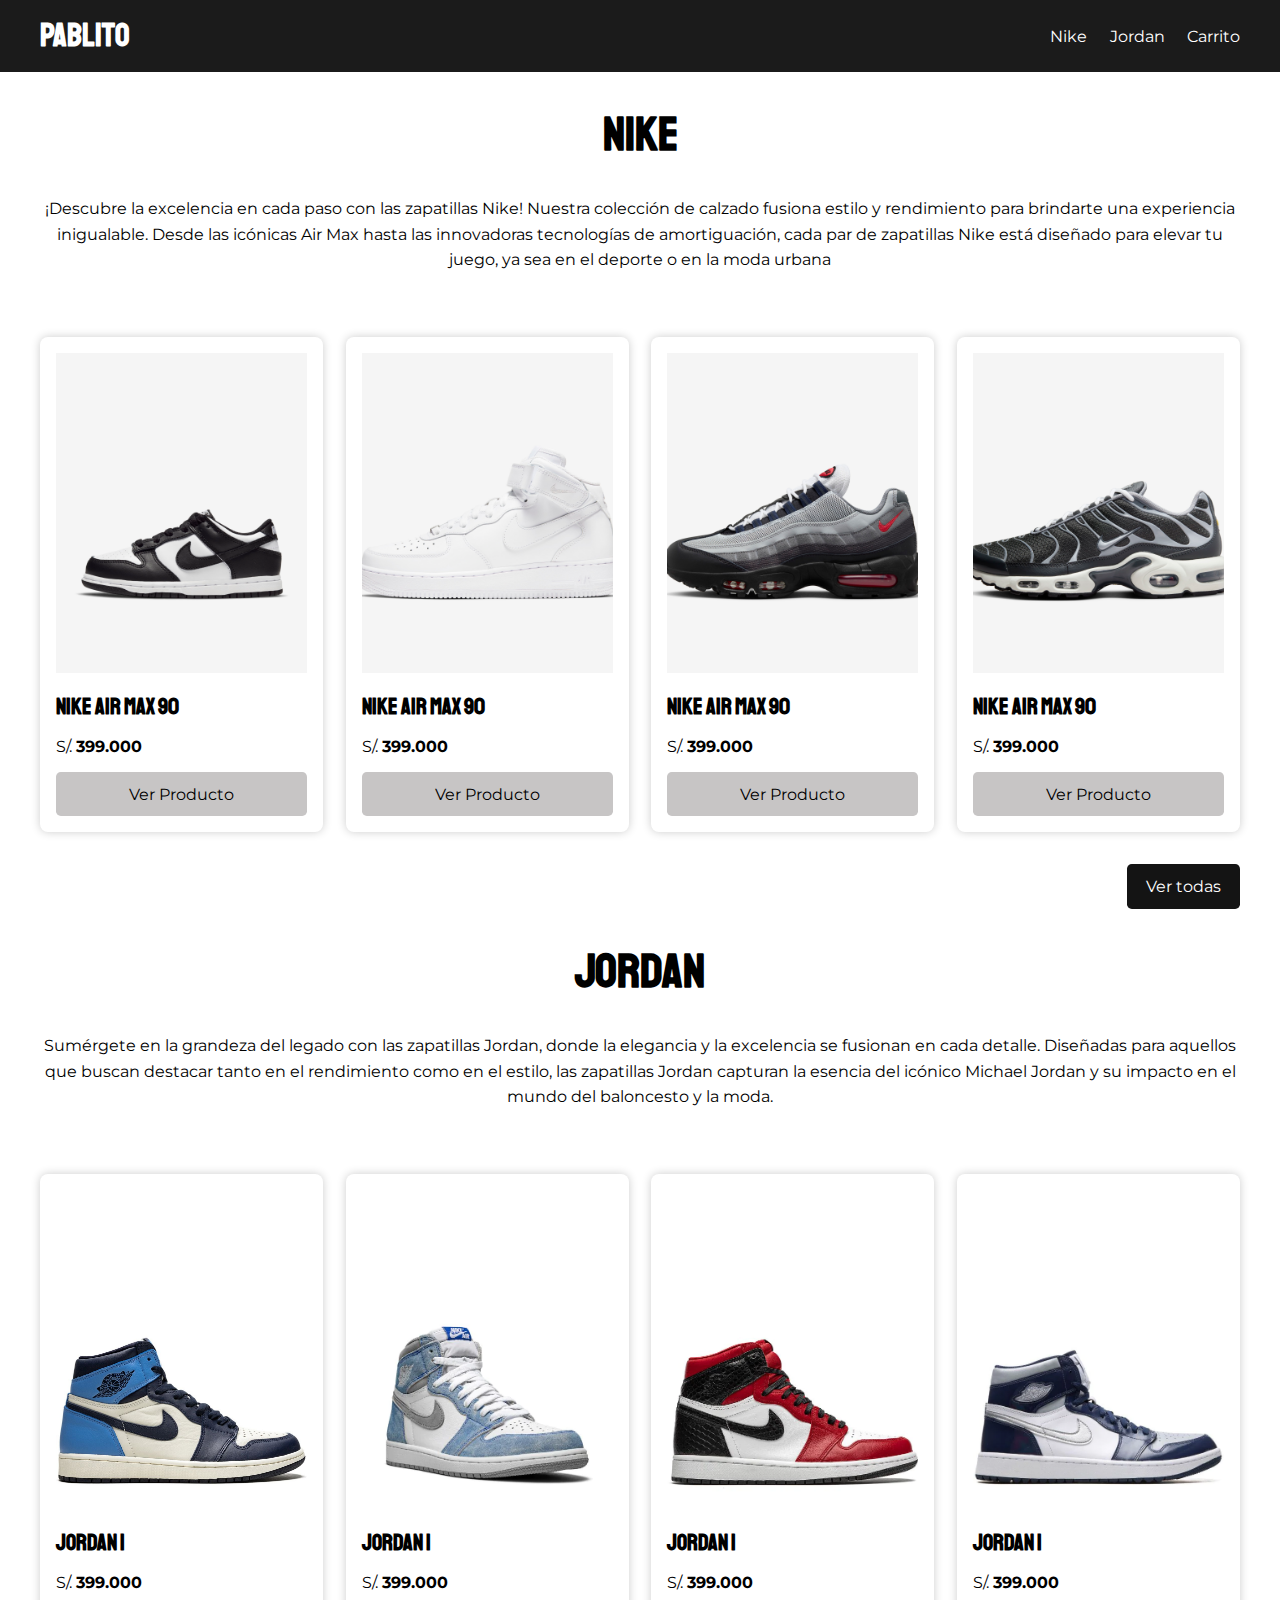
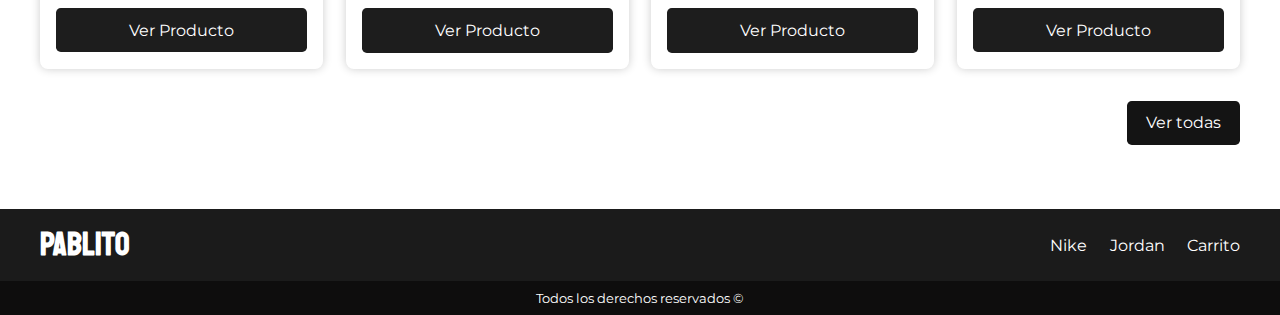
<file: index.html>
<!DOCTYPE html>
<html lang="es">
  <head>
    <meta charset="UTF-8" />
    <meta name="viewport" content="width=device-width, initial-scale=1.0" />
    <title>Tienda Nick</title>
    <link rel="stylesheet" href="css/styles.css" />
  </head>
  <body>
    <!-- Header -->
    <header class="header">
      <div class="barra">
        <div class="navegacion contenedor">
         <a href="/index.html" class="link-logo"> <h1 class="logo">pablito</h1></a>
          <nav class="enlaces">
            <ul>
              <li><a href="nike.html">Nike</a></li>
              <li><a href="jordan.html">Jordan</a></li>
              <li><a href="carrito.html">Carrito</a></li>
            </ul>
          </nav>
        </div>
      </div>
    </header>

    <!-- Main -->
    <seccion class="nike">
      <h1 class="titulo-nike">NIKE</h1>
      <p class="contenedor nike-parrafo">
        ¡Descubre la excelencia en cada paso con las zapatillas Nike! Nuestra colección de calzado fusiona estilo y rendimiento para brindarte una experiencia inigualable. Desde las icónicas Air Max hasta las innovadoras tecnologías de amortiguación, cada par de zapatillas Nike está diseñado para elevar tu juego, ya sea en el deporte o en la moda urbana</p>
      <div class="nike-cards contenedor">
        <div class="nike-card">
          <img src="img/NIKE/nike1.jpeg" alt="nike1" />
          <div class="nike-card-info">
            <h4 class="nike-card-title">Nike Air Max 90</h4>
            <p class="nike-card-text">
              S/. <span>399.000</span>
            </p>
            <a href="VerProducto.html" class="nike-card-btn">Ver Producto</a>
          </div>
        </div>

        <div class="nike-card">
          <img src="img/NIKE/nike2.jpeg" alt="nike2" />
          <div class="nike-card-info">
            <h4 class="nike-card-title">Nike Air Max 90</h4>
            <p class="nike-card-text">
              S/. <span>399.000</span>
            </p>
            <a href="VerProducto.html" class="nike-card-btn">Ver Producto</a>
          </div>
        </div>

        <div class="nike-card">
          <img src="img/NIKE/nike3.jpeg" alt="nike3" />
          <div class="nike-card-info">
            <h4 class="nike-card-title">Nike Air Max 90</h4>
            <p class="nike-card-text">
              S/. <span>399.000</span>
            </p>
            <a href="VerProducto.html" class="nike-card-btn">Ver Producto</a>
          </div>
        </div>

        <div class="nike-card">
          <img src="img/NIKE/nike4.jpeg" alt="nike4" />
          <div class="nike-card-info">
            <h4 class="nike-card-title">Nike Air Max 90</h4>
            <p class="nike-card-text">
              S/. <span>399.000</span>
            </p>
            <a href="VerProducto.html" class="nike-card-btn">Ver Producto</a>
          </div>
        </div>
        
      </div>
      <div class="nike-todas contenedor">
        <a href="nike.html" class="nike-todas-btn">Ver todas</a>
      </div>
    </seccion>

    <seccion class="jordan">
      <h1 class="titulo-jordan">JORDAN</h1>
      <p class="contenedor jordan-parrafo">Sumérgete en la grandeza del legado con las zapatillas Jordan, donde la elegancia y la excelencia se fusionan en cada detalle. Diseñadas para aquellos que buscan destacar tanto en el rendimiento como en el estilo, las zapatillas Jordan capturan la esencia del icónico Michael Jordan y su impacto en el mundo del baloncesto y la moda.</p>
      <div class="jordan-cards contenedor">
        <div class="jordan-card">
          <img src="img/JORDAN/jordan1.webp" alt="jordan1" />
          <div class="jordan-card-info">
            <h4 class="jordan-card-title">Jordan 1</h4>
            <p class="jordan-card-text">
              S/. <span>399.000</span>
            </p>
            <a href="VerProducto.html" class="jordan-card-btn">Ver Producto</a>
          </div>
        </div>

        <div class="jordan-card">
          <img src="img/JORDAN/jordan2.webp" alt="jordan2" />
          <div class="jordan-card-info">
            <h4 class="jordan-card-title">Jordan 1</h4>
            <p class="jordan-card-text">
              S/. <span>399.000</span>
            </p>
            <a href="VerProducto.html" class="jordan-card-btn">Ver Producto</a>
          </div>
        </div>

        <div class="jordan-card">
          <img src="img/JORDAN/jordan3.webp" alt="jordan2" />
          <div class="jordan-card-info">
            <h4 class="jordan-card-title">Jordan 1</h4>
            <p class="jordan-card-text">
              S/. <span>399.000</span>
            </p>
            <a href="VerProducto.html" class="jordan-card-btn">Ver Producto</a>
          </div>
        </div>

        <div class="jordan-card">
          <img src="img/JORDAN/jordan4.webp" alt="jordan2" />
          <div class="jordan-card-info">
            <h4 class="jordan-card-title">Jordan 1</h4>
            <p class="jordan-card-text">
              S/. <span>399.000</span>
            </p>
            <a href="VerProducto.html" class="jordan-card-btn">Ver Producto</a>
          </div>
        </div>
        
      </div>
      <div class="jordan-todas contenedor">
        <a href="jordan.html" class="jordan-todas-btn">Ver todas</a>
      </div>
    </seccion>

    <!--Footer-->
    <footer class="footer">
      <div class="barra">
        <div class="contenedor contenido-footer">
          <a href="/index.html" class="link-logo"> <h1 class="logo">pablito</h1></a>
          <nav class="links">
            <ul>
              <li><a href="nike.html">Nike</a></li>
              <li><a href="jordan.html">Jordan</a></li>
              <li><a href="carrito.html">Carrito</a></li>
            </ul>
          </nav>
        </div>

        <!-- copyright -->
        <p class="copy">Todos los derechos reservados &copy;</p>
      </div>
    </footer>
  </body>
</html>
</file>
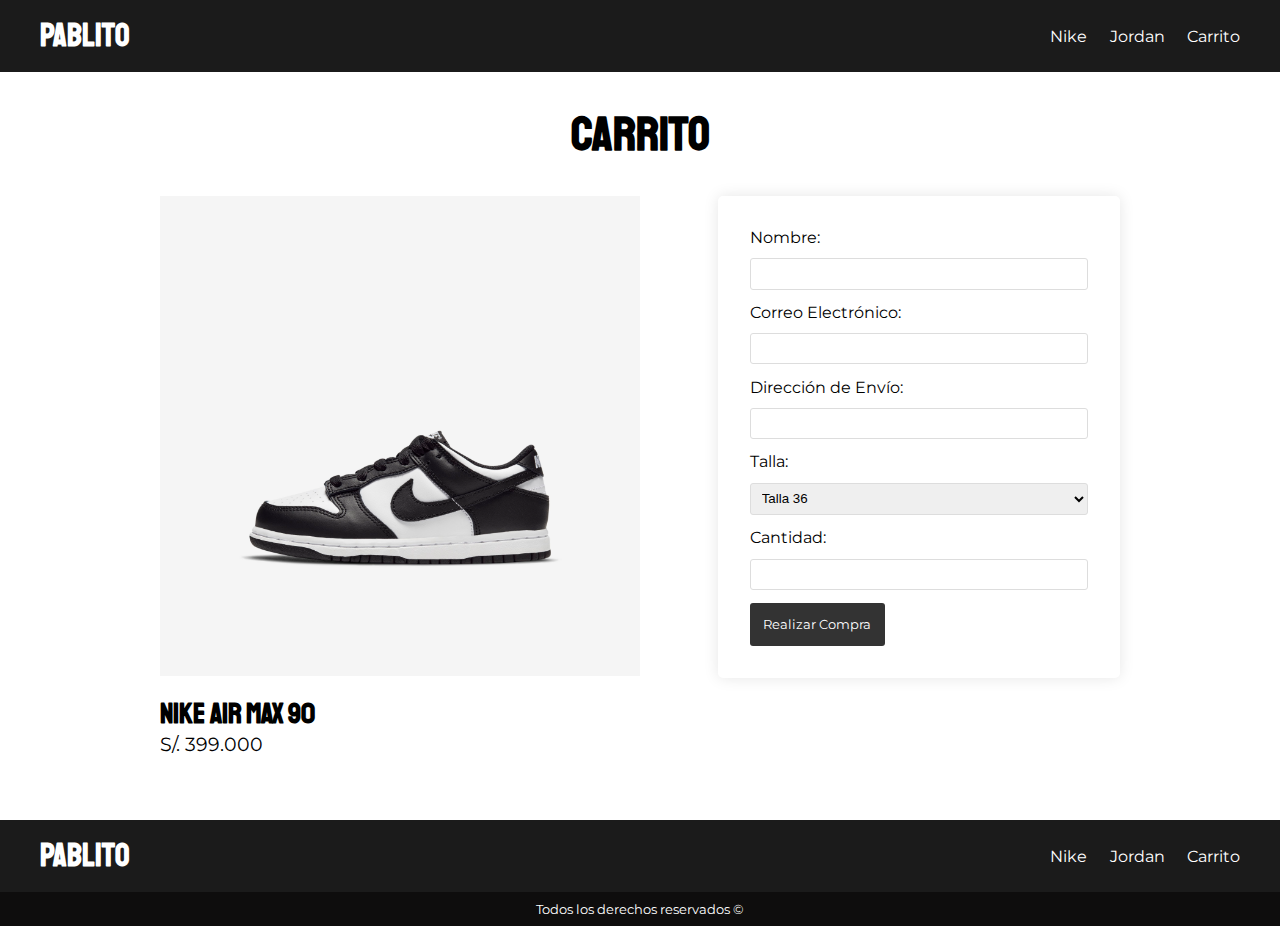
<file: carrito.html>
<!DOCTYPE html>
<html lang="es">
  <head>
    <meta charset="UTF-8" />
    <meta name="viewport" content="width=device-width, initial-scale=1.0" />
    <title>Carrito</title>
    <link rel="stylesheet" href="css/styles.css" />
  </head>
  <body>
    <!-- Header -->
    <header class="header">
      <div class="barra">
        <div class="navegacion contenedor">
          <a href="/index.html" class="link-logo">
            <h1 class="logo">pablito</h1></a
          >
          <nav class="enlaces">
            <ul>
              <li><a href="nike.html">Nike</a></li>
              <li><a href="jordan.html">Jordan</a></li>
              <li><a href="carrito.html">Carrito</a></li>
            </ul>
          </nav>
        </div>
      </div>
    </header>

    <!-- carrito -->
    <main>
      <h1 class="titulo-nike">Carrito</h1>
      <div class="carrito-contenedor contenedor">
        <div class="carrito-card">
          <img src="img/NIKE/nike1.jpeg" alt="nike1" />
          <div class="carrito-card-info">
            <h4 class="carrito-card-title">Nike Air Max 90</h4>
            <p class="carrito-card-text">S/. <span>399.000</span></p>
          </div>
        </div>
        <form>
          <label for="nombre">Nombre:</label>
          <input type="text" id="nombre" name="nombre" required />

          <label for="email">Correo Electrónico:</label>
          <input type="email" id="email" name="email" required />

          <label for="direccion">Dirección de Envío:</label>
          <input type="text" id="direccion" name="direccion" required />

          <label for="producto">Talla:</label>
          <select id="producto" name="producto" required>
            <option value="producto1">Talla 36</option>
            <option value="producto2">Talla 20</option>
            <option value="producto2">Talla 35</option>
          </select>

          <label for="cantidad">Cantidad:</label>
          <input type="number" id="cantidad" name="cantidad" min="1" required />

          <button type="submit">Realizar Compra</button>
        </form>
      </div>
    </main>

    <!--Footer-->
    <footer class="footer">
      <div class="barra">
        <div class="contenedor contenido-footer">
          <a href="/index.html" class="link-logo">
            <h1 class="logo">pablito</h1></a
          >
          <nav class="links">
            <ul>
              <li><a href="nike.html">Nike</a></li>
              <li><a href="jordan.html">Jordan</a></li>
              <li><a href="carrito.html">Carrito</a></li>
            </ul>
          </nav>
        </div>

        <!-- copyright -->
        <p class="copy">Todos los derechos reservados &copy;</p>
      </div>
    </footer>
  </body>
</html>
</file>
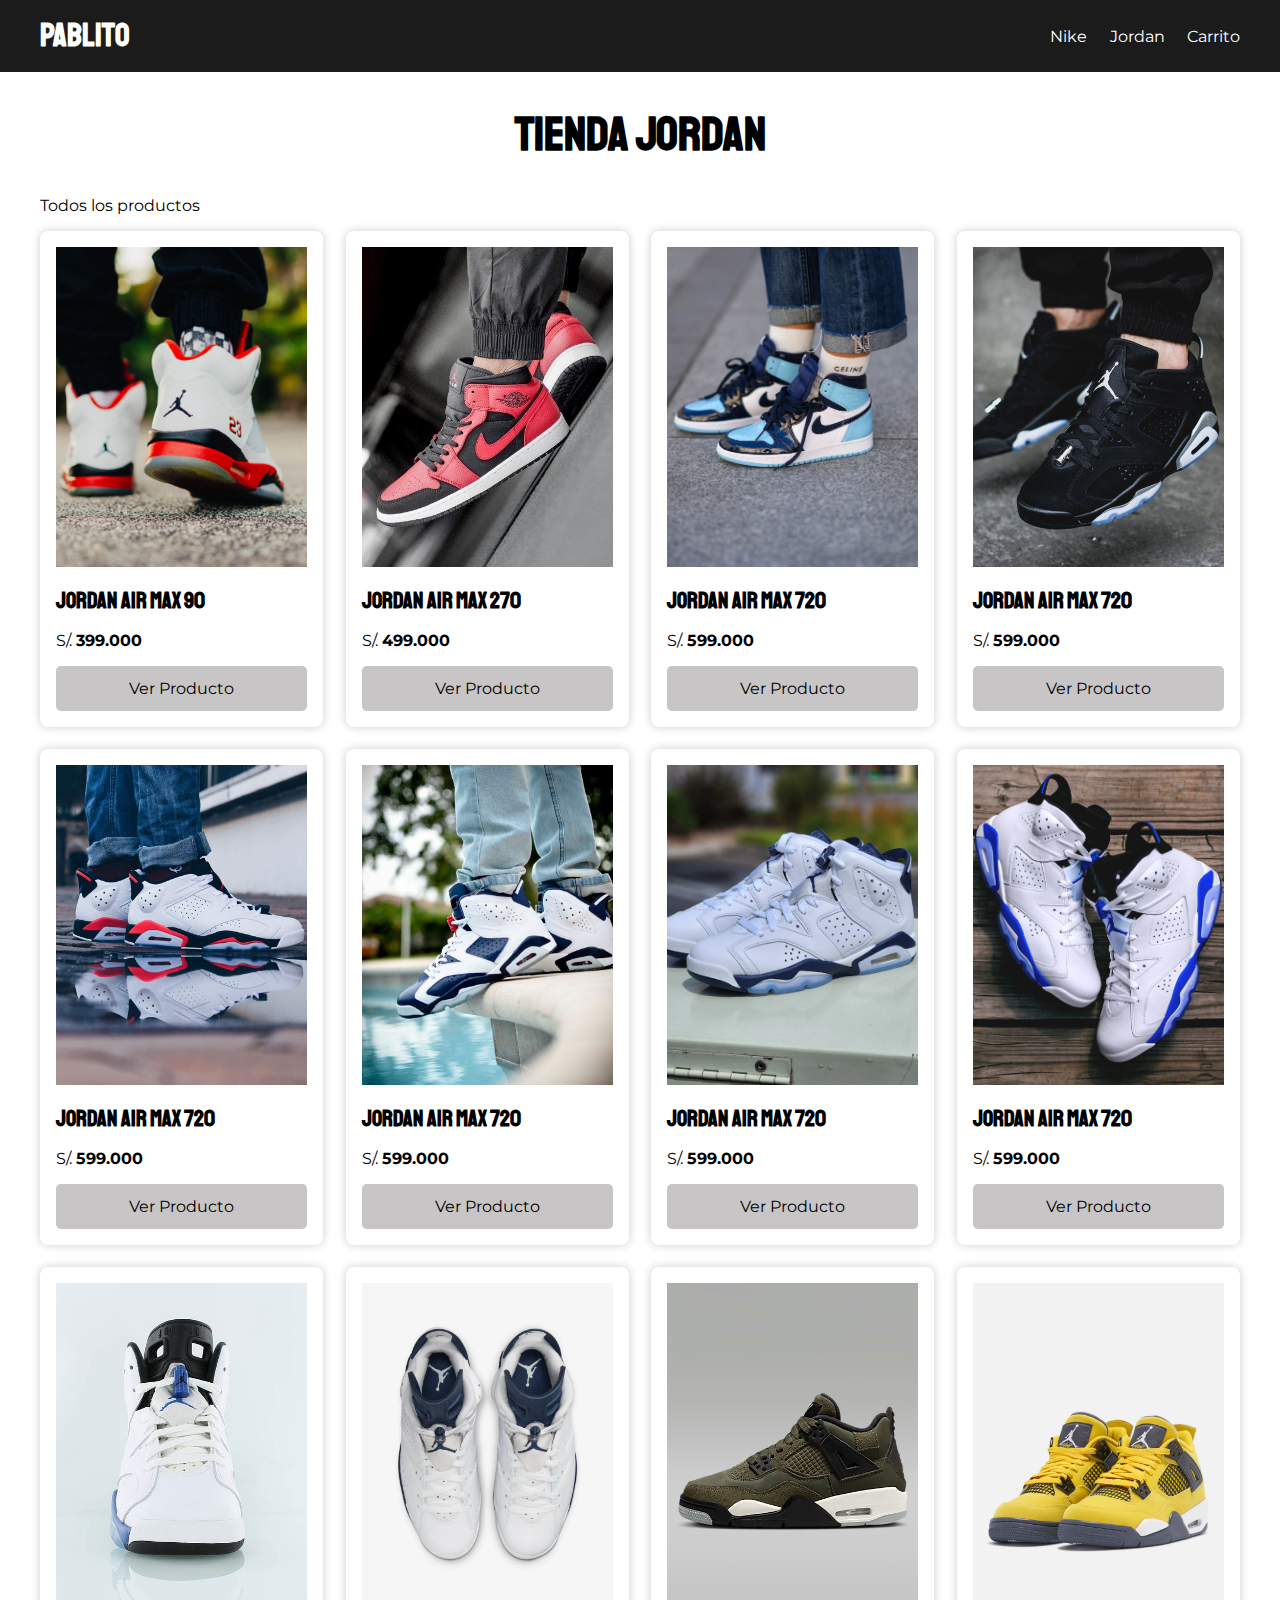
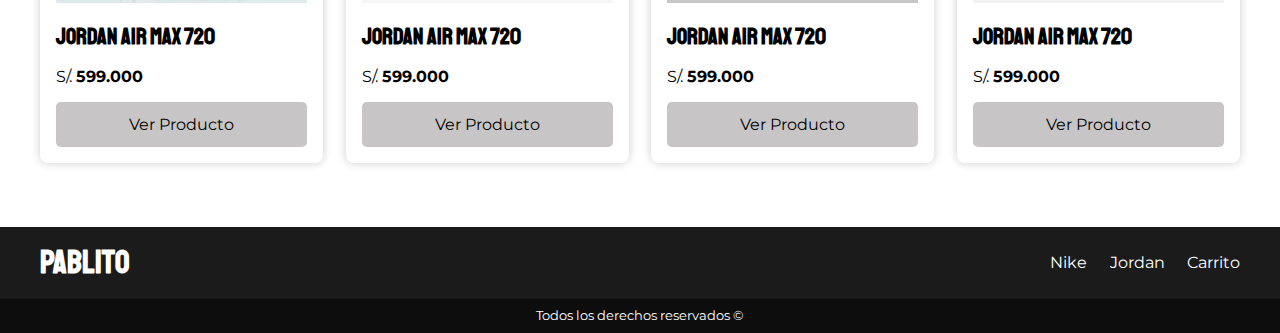
<file: jordan.html>
<!DOCTYPE html>
<html lang="es">
  <head>
    <meta charset="UTF-8" />
    <meta name="viewport" content="width=device-width, initial-scale=1.0" />
    <title>Jordan</title>
    <link rel="stylesheet" href="css/styles.css" />
  </head>
  <body>
    <!-- Header -->
    <header class="header">
      <div class="barra">
        <div class="navegacion contenedor">
         <a href="/index.html" class="link-logo"> <h1 class="logo">pablito</h1></a>
          <nav class="enlaces">
            <ul>
              <li><a href="nike.html">Nike</a></li>
              <li><a href="jordan.html">Jordan</a></li>
              <li><a href="carrito.html">Carrito</a></li>
            </ul>
          </nav>
        </div>
      </div>
    </header>

     <!-- tienda de nike -->
     <main>
      <h1 class="titulo-nike">Tienda Jordan</h1>
      <p class="contenedor">Todos los productos</p>
      <div class="nike-cards contenedor mt-3">
        <div class="nike-card">
          <img src="img/JORDAN/modelo1.webp" alt="nike1" />
          <div class="nike-card-info">
            <h4 class="nike-card-title">Jordan Air Max 90</h4>
            <p class="nike-card-text">
              S/. <span>399.000</span>
            </p>
            <a href="VerProducto.html" class="nike-card-btn">Ver Producto</a>
          </div>
        </div>

        <div class="nike-card">
          <img src="img/JORDAN/modelo2.jpeg" alt="nike2" />
          <div class="nike-card-info">
            <h4 class="nike-card-title">Jordan Air Max 270</h4>
            <p class="nike-card-text">
              S/. <span>499.000</span>
            </p>
            <a href="VerProducto.html" class="nike-card-btn">Ver Producto</a>
          </div>
        </div>

        <div class="nike-card">
          <img src="img/JORDAN/modelo3.jpg" alt="nike3" />
          <div class="nike-card-info">
            <h4 class="nike-card-title">Jordan Air Max 720</h4>
            <p class="nike-card-text">
              S/. <span>599.000</span>
            </p>
            <a href="VerProducto.html" class="nike-card-btn">Ver Producto</a>
          </div>
        </div>

        <div class="nike-card">
          <img src="img/JORDAN/modelo4.jpg" alt="nike3" />
          <div class="nike-card-info">
            <h4 class="nike-card-title">Jordan Air Max 720</h4>
            <p class="nike-card-text">
              S/. <span>599.000</span>
            </p>
            <a href="VerProducto.html" class="nike-card-btn">Ver Producto</a>
          </div>
        </div>
        
        <div class="nike-card">
          <img src="img/JORDAN/modelo5.jpg" alt="nike3" />
          <div class="nike-card-info">
            <h4 class="nike-card-title">Jordan Air Max 720</h4>
            <p class="nike-card-text">
              S/. <span>599.000</span>
            </p>
            <a href="VerProducto.html" class="nike-card-btn">Ver Producto</a>
          </div>
        </div>

        <div class="nike-card">
          <img src="img/JORDAN/modelo6.jpg" alt="nike3" />
          <div class="nike-card-info">
            <h4 class="nike-card-title">Jordan Air Max 720</h4>
            <p class="nike-card-text">
              S/. <span>599.000</span>
            </p>
            <a href="VerProducto.html" class="nike-card-btn">Ver Producto</a>
          </div>
        </div>

        <div class="nike-card">
          <img src="img/JORDAN/modelo7.webp" alt="nike3" />
          <div class="nike-card-info">
            <h4 class="nike-card-title">Jordan Air Max 720</h4>
            <p class="nike-card-text">
              S/. <span>599.000</span>
            </p>
            <a href="VerProducto.html" class="nike-card-btn">Ver Producto</a>
          </div>
        </div>

        <div class="nike-card">
          <img src="img/JORDAN/modelo8.jpg" alt="nike3" />
          <div class="nike-card-info">
            <h4 class="nike-card-title">Jordan Air Max 720</h4>
            <p class="nike-card-text">
              S/. <span>599.000</span>
            </p>
            <a href="VerProducto.html" class="nike-card-btn">Ver Producto</a>
          </div>
        </div>

        <div class="nike-card">
          <img src="img/JORDAN/modelo9.jpg" alt="nike3" />
          <div class="nike-card-info">
            <h4 class="nike-card-title">Jordan Air Max 720</h4>
            <p class="nike-card-text">
              S/. <span>599.000</span>
            </p>
            <a href="VerProducto.html" class="nike-card-btn">Ver Producto</a>
          </div>
        </div>

        <div class="nike-card">
          <img src="img/JORDAN/modelo10.webp" alt="nike3" />
          <div class="nike-card-info">
            <h4 class="nike-card-title">Jordan Air Max 720</h4>
            <p class="nike-card-text">
              S/. <span>599.000</span>
            </p>
            <a href="VerProducto.html" class="nike-card-btn">Ver Producto</a>
          </div>
        </div>

        <div class="nike-card">
          <img src="img/JORDAN/modelo11.webp" alt="nike3" />
          <div class="nike-card-info">
            <h4 class="nike-card-title">Jordan Air Max 720</h4>
            <p class="nike-card-text">
              S/. <span>599.000</span>
            </p>
            <a href="VerProducto.html" class="nike-card-btn">Ver Producto</a>
          </div>
        </div>

        <div class="nike-card">
          <img src="img/JORDAN/modelo12.webp" alt="nike3" />
          <div class="nike-card-info">
            <h4 class="nike-card-title">Jordan Air Max 720</h4>
            <p class="nike-card-text">
              S/. <span>599.000</span>
            </p>
            <a href="VerProducto.html" class="nike-card-btn">Ver Producto</a>
          </div>
        </div>
       
      </div>
    </main>


    <!--Footer-->
    <footer class="footer">
      <div class="barra">
        <div class="contenedor contenido-footer">
          <a href="/index.html" class="link-logo"> <h1 class="logo">pablito</h1></a>
          <nav class="links">
            <ul>
              <li><a href="nike.html">Nike</a></li>
              <li><a href="jordan.html">Jordan</a></li>
              <li><a href="carrito.html">Carrito</a></li>
            </ul>
          </nav>
        </div>

        <!-- copyright -->
        <p class="copy">Todos los derechos reservados &copy;</p>
      </div>
    </footer>
  </body>
</html>
</file>
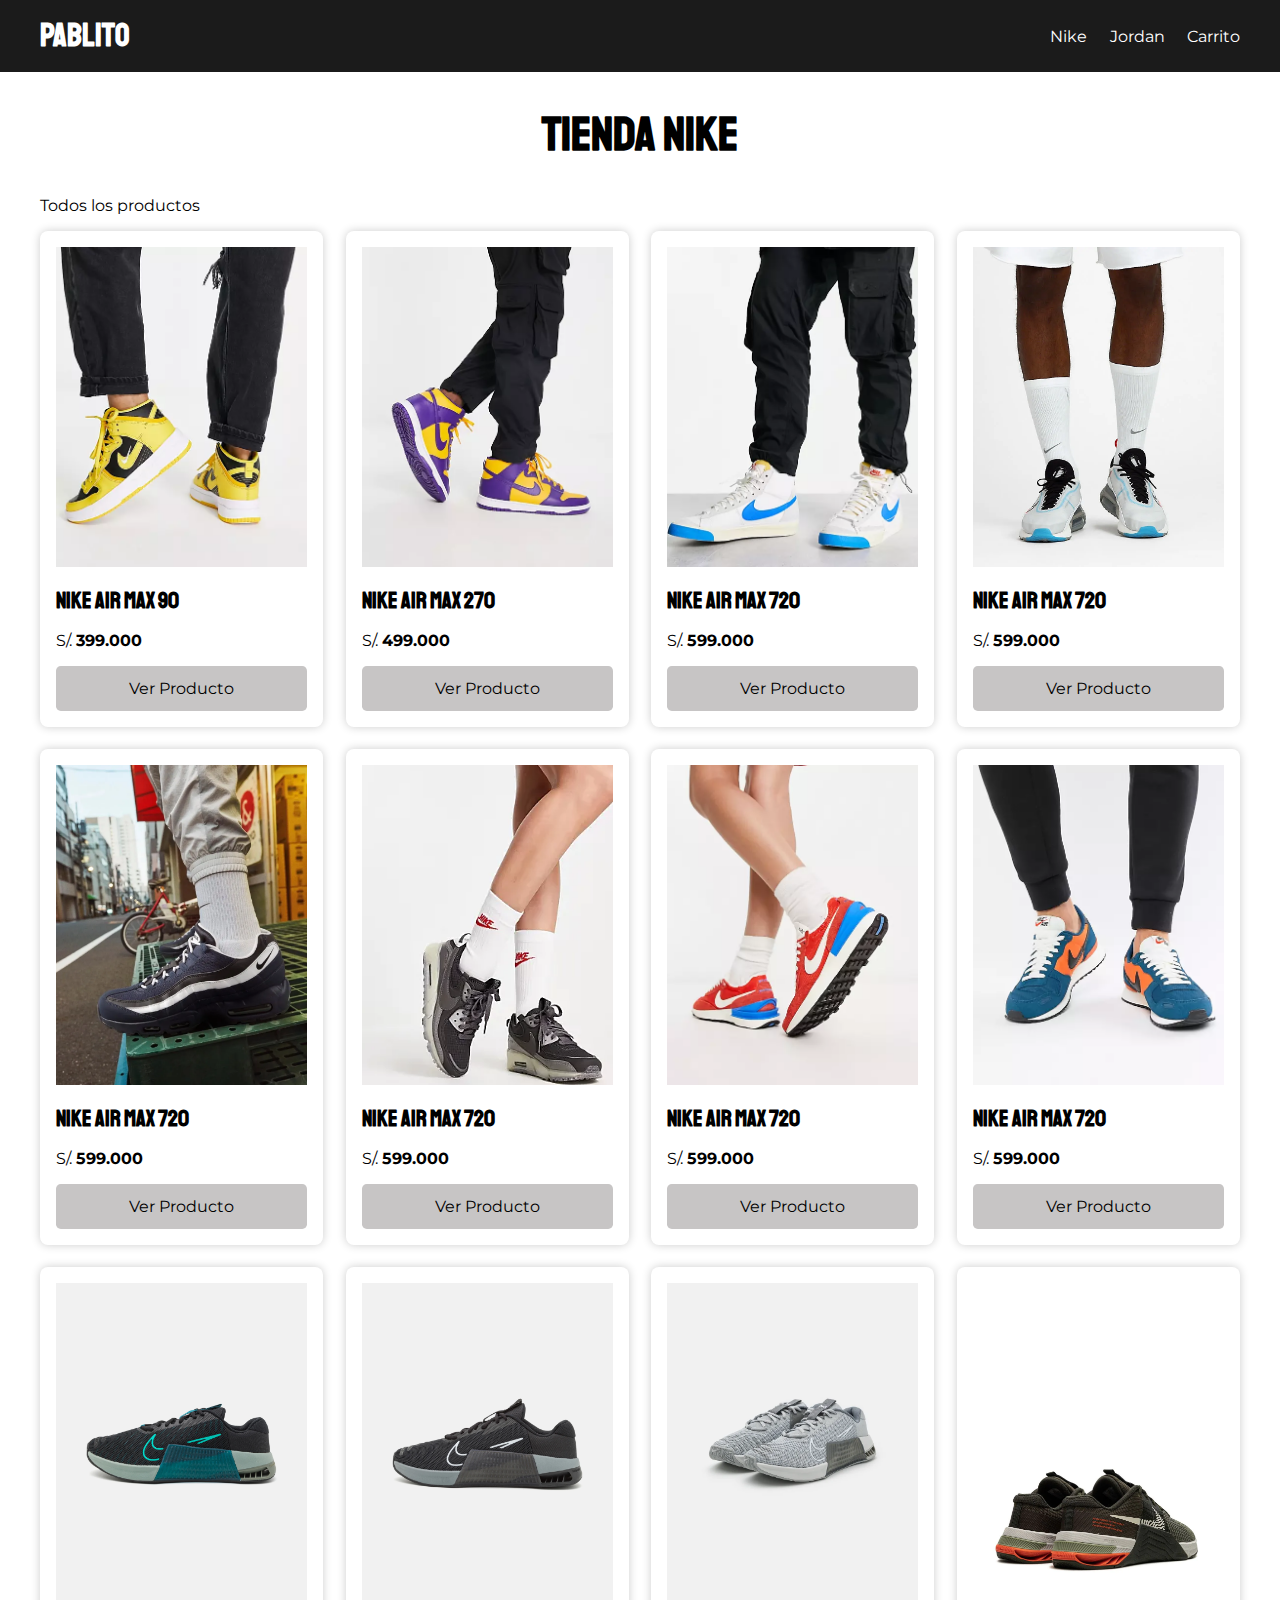
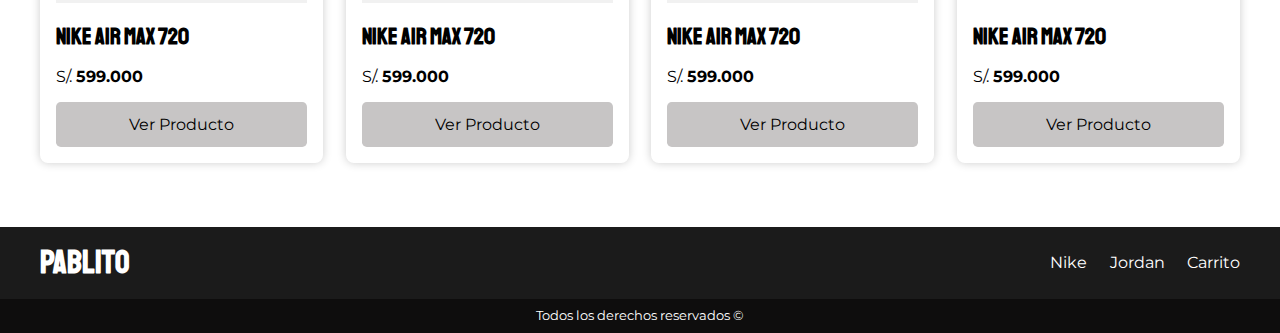
<file: nike.html>
<!DOCTYPE html>
<html lang="es">
  <head>
    <meta charset="UTF-8" />
    <meta name="viewport" content="width=device-width, initial-scale=1.0" />
    <title>Nike</title>
    <link rel="stylesheet" href="css/styles.css" />
  </head>
  <body>
    <!-- Header -->
    <header class="header">
      <div class="barra">
        <div class="navegacion contenedor">
         <a href="/index.html" class="link-logo"> <h1 class="logo">pablito</h1></a>
          <nav class="enlaces">
            <ul>
              <li><a href="nike.html">Nike</a></li>
              <li><a href="jordan.html">Jordan</a></li>
              <li><a href="carrito.html">Carrito</a></li>
            </ul>
          </nav>
        </div>
      </div>
    </header>

    <!-- tienda de nike -->
    <main>
      <h1 class="titulo-nike">Tienda NIKE</h1>
      <p class="contenedor">Todos los productos</p>
      <div class="nike-cards contenedor mt-3">
        <div class="nike-card">
          <img src="img/NIKE/nikeModelo1.webp" alt="nike1" />
          <div class="nike-card-info">
            <h4 class="nike-card-title">Nike Air Max 90</h4>
            <p class="nike-card-text">
              S/. <span>399.000</span>
            </p>
            <a href="VerProducto.html" class="nike-card-btn">Ver Producto</a>
          </div>
        </div>

        <div class="nike-card">
          <img src="img/NIKE/nikeModelo2.webp" alt="nike2" />
          <div class="nike-card-info">
            <h4 class="nike-card-title">Nike Air Max 270</h4>
            <p class="nike-card-text">
              S/. <span>499.000</span>
            </p>
            <a href="VerProducto.html" class="nike-card-btn">Ver Producto</a>
          </div>
        </div>

        <div class="nike-card">
          <img src="img/NIKE/nikeModelo3.webp" alt="nike3" />
          <div class="nike-card-info">
            <h4 class="nike-card-title">Nike Air Max 720</h4>
            <p class="nike-card-text">
              S/. <span>599.000</span>
            </p>
            <a href="VerProducto.html" class="nike-card-btn">Ver Producto</a>
          </div>
        </div>

        <div class="nike-card">
          <img src="img/NIKE/nikeModelo4.webp" alt="nike3" />
          <div class="nike-card-info">
            <h4 class="nike-card-title">Nike Air Max 720</h4>
            <p class="nike-card-text">
              S/. <span>599.000</span>
            </p>
            <a href="VerProducto.html" class="nike-card-btn">Ver Producto</a>
          </div>
        </div>
        
        <div class="nike-card">
          <img src="img/NIKE/nikeModelo5.webp" alt="nike3" />
          <div class="nike-card-info">
            <h4 class="nike-card-title">Nike Air Max 720</h4>
            <p class="nike-card-text">
              S/. <span>599.000</span>
            </p>
            <a href="VerProducto.html" class="nike-card-btn">Ver Producto</a>
          </div>
        </div>

        <div class="nike-card">
          <img src="img/NIKE/nikeModelo6.webp" alt="nike3" />
          <div class="nike-card-info">
            <h4 class="nike-card-title">Nike Air Max 720</h4>
            <p class="nike-card-text">
              S/. <span>599.000</span>
            </p>
            <a href="VerProducto.html" class="nike-card-btn">Ver Producto</a>
          </div>
        </div>

        <div class="nike-card">
          <img src="img/NIKE/nikeModelo7.webp" alt="nike3" />
          <div class="nike-card-info">
            <h4 class="nike-card-title">Nike Air Max 720</h4>
            <p class="nike-card-text">
              S/. <span>599.000</span>
            </p>
            <a href="VerProducto.html" class="nike-card-btn">Ver Producto</a>
          </div>
        </div>

        <div class="nike-card">
          <img src="img/NIKE/nikeModelo8.webp" alt="nike3" />
          <div class="nike-card-info">
            <h4 class="nike-card-title">Nike Air Max 720</h4>
            <p class="nike-card-text">
              S/. <span>599.000</span>
            </p>
            <a href="VerProducto.html" class="nike-card-btn">Ver Producto</a>
          </div>
        </div>

        <div class="nike-card">
          <img src="img/NIKE/nikeModelo9.webp" alt="nike3" />
          <div class="nike-card-info">
            <h4 class="nike-card-title">Nike Air Max 720</h4>
            <p class="nike-card-text">
              S/. <span>599.000</span>
            </p>
            <a href="VerProducto.html" class="nike-card-btn">Ver Producto</a>
          </div>
        </div>

        <div class="nike-card">
          <img src="img/NIKE/nikeModelo10.webp" alt="nike3" />
          <div class="nike-card-info">
            <h4 class="nike-card-title">Nike Air Max 720</h4>
            <p class="nike-card-text">
              S/. <span>599.000</span>
            </p>
            <a href="VerProducto.html" class="nike-card-btn">Ver Producto</a>
          </div>
        </div>

        <div class="nike-card">
          <img src="img/NIKE/nikeModelo11.webp" alt="nike3" />
          <div class="nike-card-info">
            <h4 class="nike-card-title">Nike Air Max 720</h4>
            <p class="nike-card-text">
              S/. <span>599.000</span>
            </p>
            <a href="VerProducto.html" class="nike-card-btn">Ver Producto</a>
          </div>
        </div>

        <div class="nike-card">
          <img src="img/NIKE/nikeModelo12.webp" alt="nike3" />
          <div class="nike-card-info">
            <h4 class="nike-card-title">Nike Air Max 720</h4>
            <p class="nike-card-text">
              S/. <span>599.000</span>
            </p>
            <a href="VerProducto.html" class="nike-card-btn">Ver Producto</a>
          </div>
        </div>
       
      </div>
    </main>
    

    <!--Footer-->
    <footer class="footer">
      <div class="barra">
        <div class="contenedor contenido-footer">
          <a href="/index.html" class="link-logo"> <h1 class="logo">pablito</h1></a>
          <nav class="links">
            <ul>
              <li><a href="nike.html">Nike</a></li>
              <li><a href="jordan.html">Jordan</a></li>
              <li><a href="carrito.html">Carrito</a></li>
            </ul>
          </nav>
        </div>

        <!-- copyright -->
        <p class="copy">Todos los derechos reservados &copy;</p>
      </div>
    </footer>
  </body>
</html>
</file>
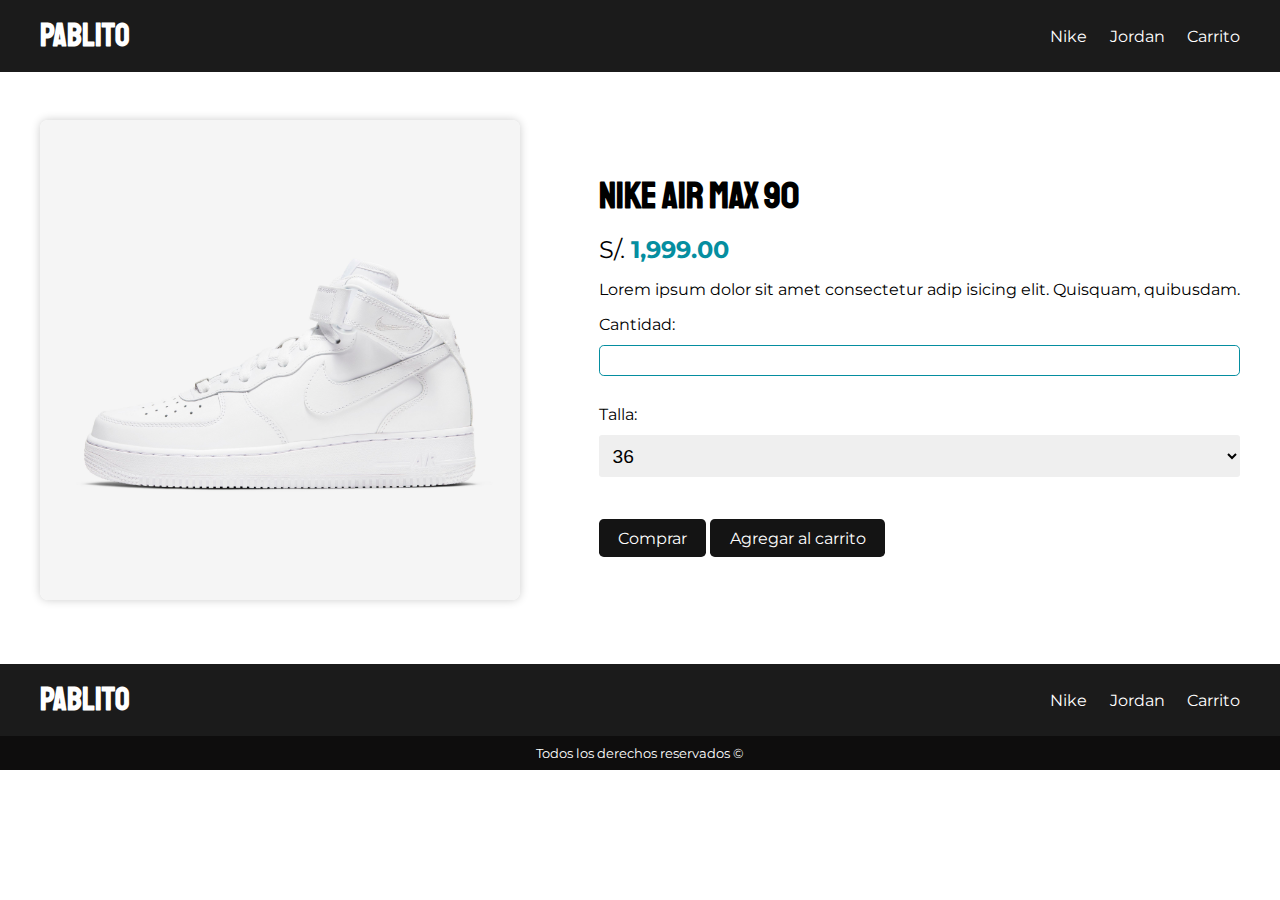
<file: VerProducto.html>
<!DOCTYPE html>
<html lang="es">
  <head>
    <meta charset="UTF-8" />
    <meta name="viewport" content="width=device-width, initial-scale=1.0" />
    <title>Ver Producto</title>
    <link rel="stylesheet" href="css/styles.css" />
  </head>
  <body>
    <!-- Header -->
    <header class="header">
      <div class="barra">
        <div class="navegacion contenedor">
          <a href="/index.html" class="link-logo">
            <h1 class="logo">pablito</h1></a
          >
          <nav class="enlaces">
            <ul>
              <li><a href="nike.html">Nike</a></li>
              <li><a href="jordan.html">Jordan</a></li>
              <li><a href="carrito.html">Carrito</a></li>
            </ul>
          </nav>
        </div>
      </div>
    </header>

    <main>
      <div class="contenedor">
        <div class="carrito">
          <div class="imagen">
            <img src="img/NIKE/nike2.jpeg" alt="nike1" />
          </div>
          <div class="info">
            <h2 class="nombre">Nike Air Max 90</h2>
            <p class="precio">S/. <span>1,999.00</span></p>
            <p class="descripcion">
              Lorem ipsum dolor sit amet consectetur adip isicing elit.
              Quisquam, quibusdam.
            </p>
            <div class="cantidad">
              <label for="cantidad">Cantidad:</label>
              <input
                type="number"
                name="cantidad"
                id="cantidad"
                min="1"
                class="cantidad-input"
              />
            </div>
            <div class="tallas">
              <label for="talla" class="tallas-label">Talla:</label>
              <select name="talla" id="talla" class="tallas-selected">
                <option value="36">36</option>
                <option value="37">37</option>
                <option value="38">38</option>
              </select>
            </div>
            <div class="botones">
              <a href="carrito.html" class="carrito-btn">Comprar</a>
              <a href="carrito.html" class="carrito-btn">Agregar al carrito</a>
            </div>
          </div>
        </div>
      </div>
    </main>

    <!--Footer-->
    <footer class="footer">
      <div class="barra">
        <div class="contenedor contenido-footer">
          <a href="/index.html" class="link-logo">
            <h1 class="logo">pablito</h1></a
          >
          <nav class="links">
            <ul>
              <li><a href="nike.html">Nike</a></li>
              <li><a href="jordan.html">Jordan</a></li>
              <li><a href="carrito.html">Carrito</a></li>
            </ul>
          </nav>
        </div>

        <!-- copyright -->
        <p class="copy">Todos los derechos reservados &copy;</p>
      </div>
    </footer>
  </body>
</html>
</file>
<file: css/styles.css>
@import url("https://fonts.googleapis.com/css2?family=Montserrat:wght@300;400;500;700;900&family=Staatliches&display=swap");

:root {
  --fuenteTitulos: "Staatliches", sans-serif;
  --fuenteTextos: "Montserrat", sans-serif;
}

body {
  background-color: #fff;
}

* {
  margin: 0;
  padding: 0;
  box-sizing: border-box;
}

/* globales */

.contenedor {
  max-width: 1200px;
  margin: 0 auto;
  width: 95%;
}

.seccion {
  padding: 8rem 0;
}

h1,
h2,
h3,
h4 {
  font-family: var(--fuenteTitulos);
}

p, label, input, button, a {
  font-family: var(--fuenteTextos);
}

.mt-3 {
  margin-top: 1rem;
}

/* mis estilos */

.barra {
  background-color: #1b1b1b;
}

.navegacion {
  display: flex;
  justify-content: space-between;
  align-items: center;
  padding: 1rem 0;
}

.logo {
  color: #ffffff;
  font-family: var(--fuenteTitulos);
  text-decoration: none;
}

.enlaces ul {
  display: flex;
  justify-content: space-between;
  gap: 1.4rem;
}

.enlaces li {
  list-style: none;
}

.enlaces a {
  color: #ffffff;
  font-size: 1rem;
  text-decoration: none;
  font-family: var(--fuenteTextos);
}

.enlaces a:hover {
  color: rgb(177, 15, 15);
}

.link-logo {
  text-decoration: none;
}

/* ESTILOS DE PAGINA NIKE */

.titulo-nike {
  text-align: center;
  margin: 2rem 0;
  font-size: 3rem;
}

.nike-parrafo {
  text-align: center;
  line-height: 1.6;
  margin-bottom: 4rem;
}

.nike-cards {
  display: grid;
  grid-template-columns: repeat(1, 1fr);
  gap: 1.4rem;
}

@media screen and (min-width: 480px) {
  .nike-cards {
    grid-template-columns: repeat(2, 1fr);
  }
}

@media screen and (min-width: 992px) {
  .nike-cards {
    grid-template-columns: repeat(3, 1fr);
  }
}

@media screen and (min-width: 1024px) {
  .nike-cards {
    grid-template-columns: repeat(4, 1fr);
  }
}

.nike-card {
  background-color: #ffffff;
  padding: 1rem;
  border-radius: 0.3rem;
  box-shadow: 0 0 10px rgba(0, 0, 0, 0.2);
  transition: all 0.3s ease;
  border-radius: 0.5rem;
}

.nike-card-title {
  font-size: 1.4rem;
  font-weight: 700;
  margin: 1rem 0;
}

.nike-card img {
  width: 100%;
  height: 20rem;
  object-fit: cover;
}

.nike-card-text span {
  font-weight: 700;
}

.nike-card-btn {
  display: flex;
  justify-content: center;
  align-items: center;
  background-color: rgb(199, 197, 197);
  color: #000000;
  font-family: var(--fuenteTextos);
  font-size: 1rem;
  text-decoration: none;
  padding: 0.8rem 1.2rem;
  border-radius: 0.3rem;
  transition: all 0.3s ease;
  margin-top: 1rem;
}

.nike-card-btn:hover {
  background-color: rgb(78, 76, 76);
  color: #ffffff;
}

.nike-todas {
  display: flex;
  justify-content: flex-end;
  margin-top: 2rem;
}

.nike-todas .nike-todas-btn {
  background-color: rgb(20, 20, 20);
  color: #fff;
  font-family: var(--fuenteTextos);
  font-size: 1rem;
  text-decoration: none;
  padding: 0.8rem 1.2rem;
  border-radius: 0.3rem;
  transition: all 0.3s ease;
}

.nike-todas .nike-todas-btn:hover {
  background-color: rgb(8, 8, 8);
  color: #ffffff;
}

/* ESTILOS DE PAGINA JORDAN */

.titulo-jordan {
  text-align: center;
  margin: 2rem 0;
  font-size: 3rem;
}

.jordan-parrafo {
  text-align: center;
  line-height: 1.6;
  margin-bottom: 4rem;
}

.jordan-cards {
  display: grid;
  grid-template-columns: repeat(1, 1fr);
  gap: 1.4rem;
}

@media screen and (min-width: 480px) {
  .jordan-cards {
    grid-template-columns: repeat(2, 1fr);
  }
}

@media screen and (min-width: 992px) {
  .jordan-cards {
    grid-template-columns: repeat(3, 1fr);
  }
}

@media screen and (min-width: 1024px) {
  .jordan-cards {
    grid-template-columns: repeat(4, 1fr);
  }
}

.jordan-card {
  background-color: #ffffff;
  padding: 1rem;
  border-radius: 0.3rem;
  box-shadow: 0 0 10px rgba(0, 0, 0, 0.2);
  transition: all 0.3s ease;
  border-radius: 0.5rem;
}

.jordan-card-title {
  font-size: 1.4rem;
  font-weight: 700;
  margin-bottom: 1rem;
}

.jordan-card-text span {
  font-weight: 700;
  font-size: 1rem;
  color: #000000;
}

.jordan-card img {
  width: 100%;
  max-height: 22rem;
}

.jordan-card-btn {
  display: flex;
  justify-content: center;
  align-items: center;
  background-color: rgb(29, 29, 29);
  color: #fff;
  font-family: var(--fuenteTextos);
  font-size: 1rem;
  text-decoration: none;
  padding: 0.8rem 1.2rem;
  border-radius: 0.3rem;
  transition: all 0.3s ease;
  margin-top: 1rem;
}

.jordan-card-btn:hover {
  background-color: rgb(83, 81, 81);
  color: #ffffff;
}

.jordan-todas {
  display: flex;
  justify-content: flex-end;
  margin-top: 2rem;
}

.jordan-todas-btn {
  background-color: rgb(20, 20, 20);
  color: #fff;
  font-family: var(--fuenteTextos);
  font-size: 1rem;
  text-decoration: none;
  padding: 0.8rem 1.2rem;
  border-radius: 0.3rem;
  transition: all 0.3s ease;
}

.jordan-todas-btn:hover {
  background-color: rgb(8, 8, 8);
  color: #ffffff;
}

/* ESTILOS DE PAGINA DE PRODUCTO - CARRITO */

.carrito {
  display: flex;
  flex-direction: column;
  align-items: center;
  gap: 3rem;
  margin-top: 3rem;
  margin-bottom: 1rem;
}

.imagen {
  width: 30rem;
  height: 30rem;
  overflow: hidden;
  border-radius: 0.5rem;
  box-shadow: 0 0 10px rgba(0, 0, 0, 0.2);
}


.imagen img {
  width: 30rem;
  height: 30rem;
  object-fit: cover;
}

@media screen and (min-width: 480px) {
  .carrito {
    flex-direction: row;
    justify-content: space-between;
  }
  .imagen {
    width: 25rem;
    height: 30rem;
  }
}

@media screen and (min-width: 992px) {
  .carrito {
    flex-direction: row;
    justify-content: space-between;
  }
  .imagen {
    width: 30rem;
    height: 30rem;
  }
}





.nombre {
  font-size: 2.3rem;
  margin-bottom: 1rem;
}

.precio {
  font-size: 1.5rem;
}
.precio span {
  font-weight: 700;
  color: rgb(5, 142, 160);
}

.cantidad input {
  border: 1px solid rgb(5, 142, 160);
  border-radius: 0.3rem;
  outline: none;
  padding: .4rem;
}

.tallas {
  margin-top: 1rem;
}

.tallas-selected {
  border: none;
  font-size: 1.2rem;
}

.descripcion {
  margin: 1rem 0;
}

.botones {
  margin-top: 2rem;
}

.carrito-btn {
  background-color: rgb(20, 20, 20);
  color: #fff;
  font-family: var(--fuenteTextos);
  text-decoration: none;
  padding: 0.6rem 1.2rem;
  border-radius: 0.3rem;
  transition: all 0.3s ease;
}

.carrito-btn:hover {
  background-color: rgb(17, 104, 155);
  color: #ffffff;
}

/* ESTILOS DE PAGINA ADIDAS */

/* FOOTER */

.footer {
  background-color: #1b1b1b;
  padding: 1rem 0 0 0;
  margin-top: 4rem;
}

.contenido-footer {
  display: flex;
  justify-content: space-between;
  align-items: center;
}

.links ul {
  display: flex;
  gap: 1.4rem;
}

.links li {
  list-style: none;
}

.links a {
  color: #ffffff;
  font-size: 1rem;
  text-decoration: none;
  font-family: var(--fuenteTextos);
}

.copy {
  text-align: center;
  background-color: #0e0d0d;
  color: #ffffff;
  font-family: var(--fuenteTextos);
  padding: 0.6rem 0;
  font-size: 0.8rem;
  margin-top: 1rem;
}


/* CARRITO */

@media screen and (min-width: 480px) {
  .carrito-card {
    width: 25rem;
  }
}

@media screen and (min-width: 992px) {
  .carrito-card {
    width: 30rem;
  }
}

.carrito-card-title {
  margin-top: 1rem;
  font-size: 1.8rem;
}

.carrito-card-text {
  font-size: 1.2rem;
}

.carrito-card img {
  width: 100%;
}

.carrito-contenedor {
  display: flex;
  flex-direction: column;
  gap: 2rem;
}

@media screen and (min-width: 768px) {
  .carrito-contenedor {
    flex-direction: row;
    justify-content: space-between;
    max-width: 60rem;
  }
}


form {
  max-width: 30rem;
  background-color: #fff;
  padding: 2em;
  border-radius: 5px;
  box-shadow: 0 0 15px rgba(0, 0, 0, 0.1);
}

@media screen and (min-width: 768px) {
  form {
    min-width: 10rem;
    height: max-content;
  }
}

label {
  display: block;
  margin-bottom: 0.7em;
}

input, select {
  width: 100%;
  padding: 0.5em;
  margin-bottom: 1em;
  border: 1px solid #ddd;
  border-radius: 3px;
}

button {
  background-color: #333;
  color: #fff;
  padding: 1em 1em;
  border: none;
  border-radius: 3px;

}

button:hover {
  background-color: #000;
  cursor: pointer;
}
</file>
